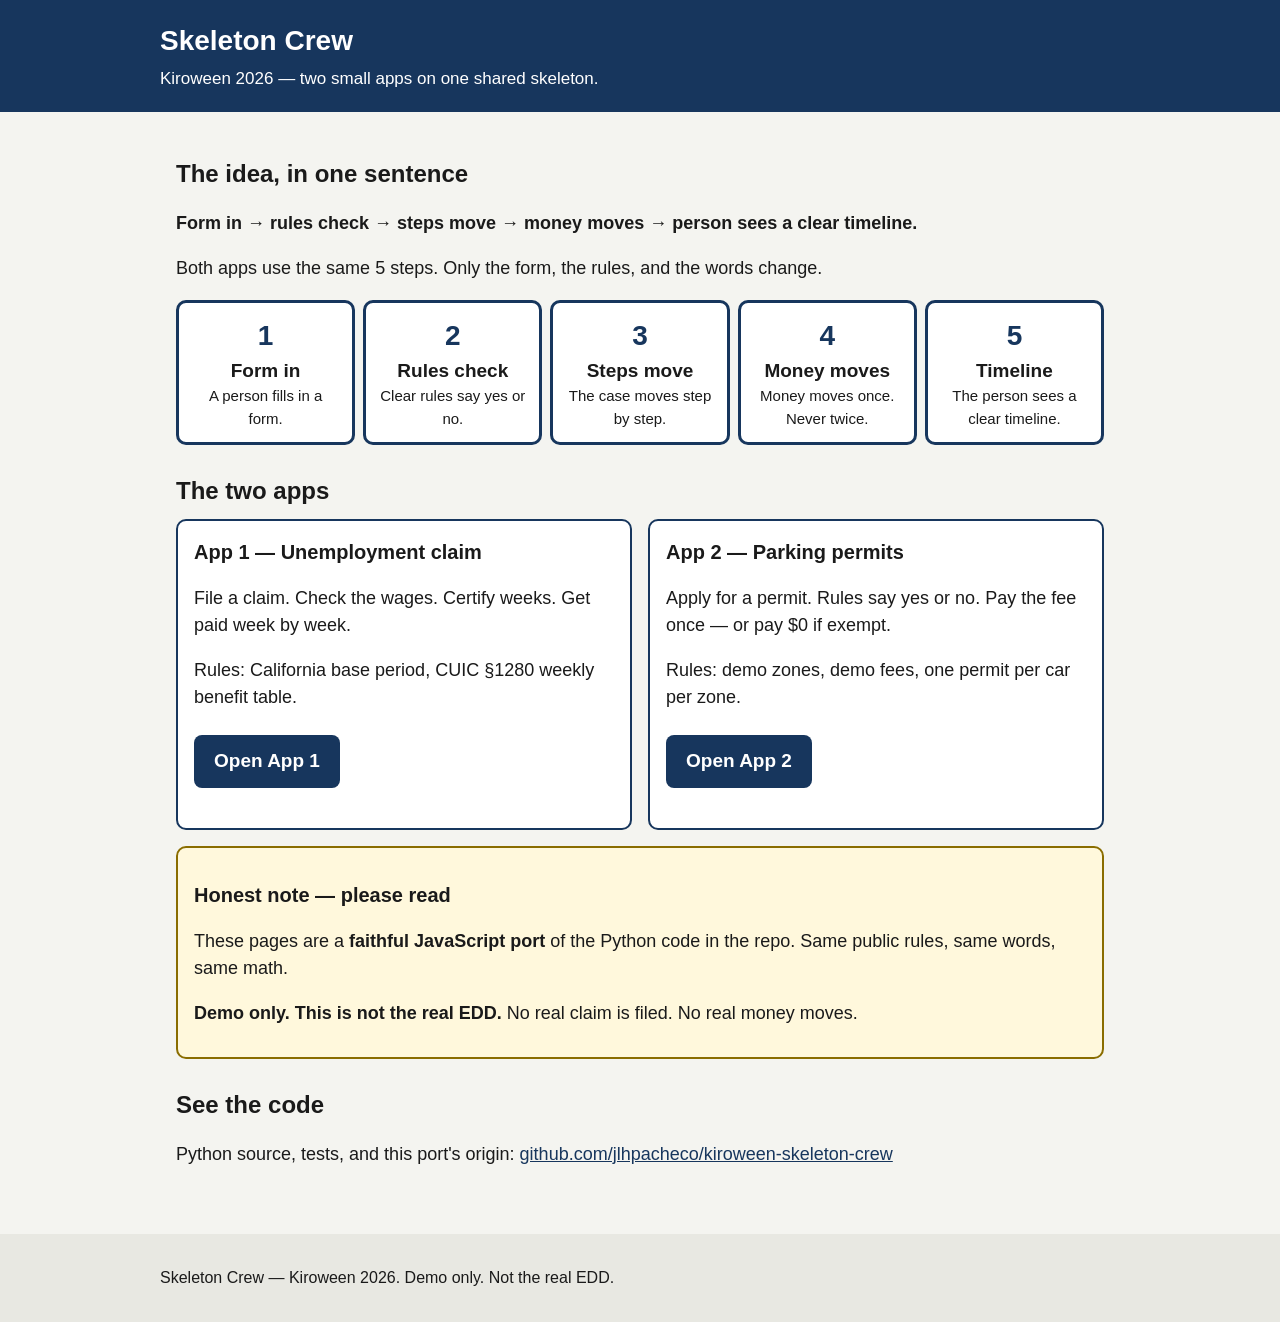
<file: docs/index.html>
<!DOCTYPE html>
<html lang="en">
<head>
<meta charset="utf-8">
<meta name="viewport" content="width=device-width, initial-scale=1">
<title>Skeleton Crew — Kiroween 2026</title>
<link rel="stylesheet" href="css/style.css">
</head>
<body>

<header class="site">
  <div class="wrap">
    <h1>Skeleton Crew</h1>
    <p>Kiroween 2026 — two small apps on one shared skeleton.</p>
  </div>
</header>

<main>

  <h2>The idea, in one sentence</h2>
  <p><strong>Form in → rules check → steps move → money moves → person sees a clear timeline.</strong></p>
  <p>Both apps use the same 5 steps. Only the form, the rules, and the words change.</p>

  <ol class="steps-strip">
    <li>
      <span class="num">1</span>
      <span class="step-name">Form in</span>
      <span class="step-note">A person fills in a form.</span>
    </li>
    <li>
      <span class="num">2</span>
      <span class="step-name">Rules check</span>
      <span class="step-note">Clear rules say yes or no.</span>
    </li>
    <li>
      <span class="num">3</span>
      <span class="step-name">Steps move</span>
      <span class="step-note">The case moves step by step.</span>
    </li>
    <li>
      <span class="num">4</span>
      <span class="step-name">Money moves</span>
      <span class="step-note">Money moves once. Never twice.</span>
    </li>
    <li>
      <span class="num">5</span>
      <span class="step-name">Timeline</span>
      <span class="step-note">The person sees a clear timeline.</span>
    </li>
  </ol>

  <h2>The two apps</h2>
  <div class="cards">
    <section class="card">
      <h3>App 1 — Unemployment claim</h3>
      <p>File a claim. Check the wages. Certify weeks. Get paid week by week.</p>
      <p>Rules: California base period, CUIC §1280 weekly benefit table.</p>
      <p><a class="big-link" href="app1.html">Open App 1</a></p>
    </section>
    <section class="card">
      <h3>App 2 — Parking permits</h3>
      <p>Apply for a permit. Rules say yes or no. Pay the fee once — or pay $0 if exempt.</p>
      <p>Rules: demo zones, demo fees, one permit per car per zone.</p>
      <p><a class="big-link" href="app2.html">Open App 2</a></p>
    </section>
  </div>

  <div class="note">
    <h3>Honest note — please read</h3>
    <p>These pages are a <strong>faithful JavaScript port</strong> of the Python code in the repo.
    Same public rules, same words, same math.</p>
    <p><strong>Demo only. This is not the real EDD.</strong> No real claim is filed.
    No real money moves.</p>
  </div>

  <h2>See the code</h2>
  <p>Python source, tests, and this port's origin:
    <a href="https://github.com/jlhpacheco/kiroween-skeleton-crew">github.com/jlhpacheco/kiroween-skeleton-crew</a>
  </p>

</main>

<footer class="site">
  <div class="wrap">
    <p>Skeleton Crew — Kiroween 2026. Demo only. Not the real EDD.</p>
  </div>
</footer>

</body>
</html>
</file>
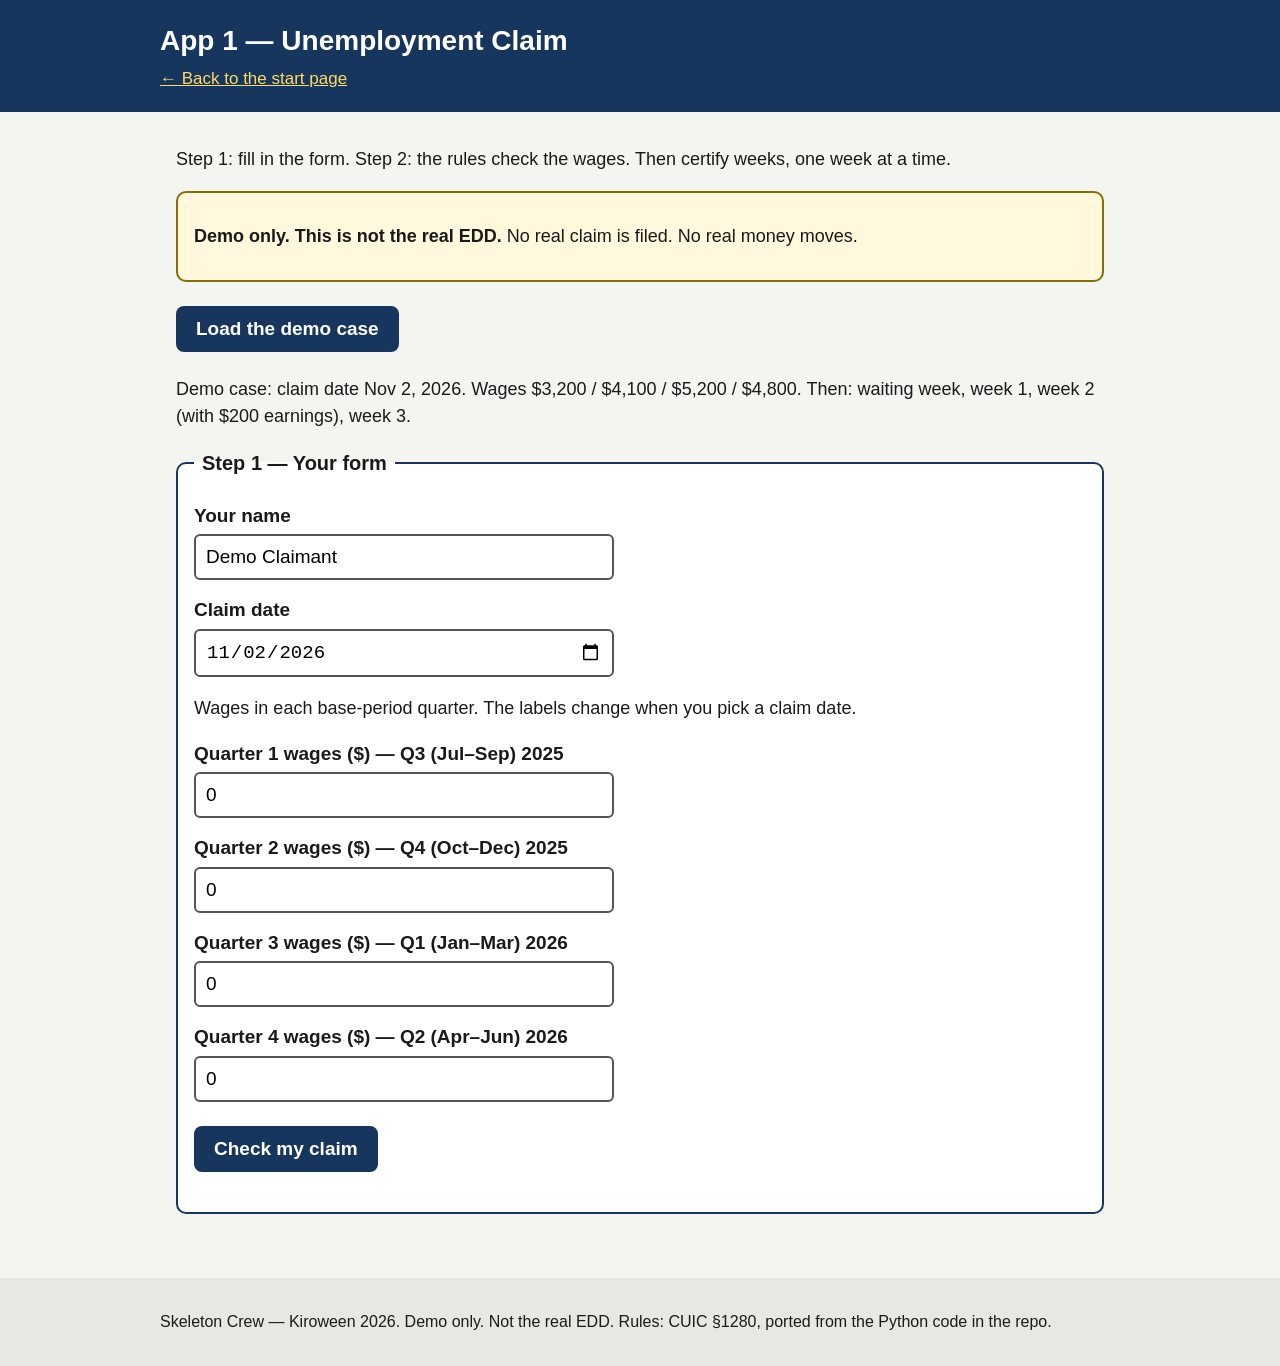
<file: docs/app1.html>
<!DOCTYPE html>
<html lang="en">
<head>
<meta charset="utf-8">
<meta name="viewport" content="width=device-width, initial-scale=1">
<title>App 1 — Unemployment Claim — Skeleton Crew</title>
<link rel="stylesheet" href="css/style.css">
</head>
<body>

<header class="site">
  <div class="wrap">
    <h1>App 1 — Unemployment Claim</h1>
    <p><a href="index.html">← Back to the start page</a></p>
  </div>
</header>

<main>

  <p>Step 1: fill in the form. Step 2: the rules check the wages.
     Then certify weeks, one week at a time.</p>

  <div class="note">
    <p><strong>Demo only. This is not the real EDD.</strong> No real claim is filed. No real money moves.</p>
  </div>

  <p><button type="button" id="demo-btn">Load the demo case</button></p>
  <p>Demo case: claim date Nov 2, 2026. Wages $3,200 / $4,100 / $5,200 / $4,800.
     Then: waiting week, week 1, week 2 (with $200 earnings), week 3.</p>

  <form id="claim-form">
    <fieldset>
      <legend>Step 1 — Your form</legend>

      <label for="claimant">Your name</label>
      <input type="text" id="claimant" value="Demo Claimant">

      <label for="claim-date">Claim date</label>
      <input type="date" id="claim-date" value="2026-11-02">

      <p>Wages in each base-period quarter. The labels change when you pick a claim date.</p>

      <label for="wage-1">Quarter 1 wages ($)</label>
      <input type="number" id="wage-1" min="0" step="0.01" value="0">

      <label for="wage-2">Quarter 2 wages ($)</label>
      <input type="number" id="wage-2" min="0" step="0.01" value="0">

      <label for="wage-3">Quarter 3 wages ($)</label>
      <input type="number" id="wage-3" min="0" step="0.01" value="0">

      <label for="wage-4">Quarter 4 wages ($)</label>
      <input type="number" id="wage-4" min="0" step="0.01" value="0">

      <p><button type="submit" id="check-btn">Check my claim</button></p>
    </fieldset>
  </form>

  <div class="message message-error" id="check-message" role="alert" hidden></div>

  <section class="panel" id="result-panel" hidden>
    <h2>Step 2 — Rules check result</h2>
    <table>
      <tbody>
        <tr><th scope="row">Standard base period</th><td id="r-std"></td></tr>
        <tr><th scope="row">Standard base period dates</th><td id="r-std-dates"></td></tr>
        <tr><th scope="row">Alternate base period dates</th><td id="r-alt-dates"></td></tr>
        <tr><th scope="row">Highest quarter</th><td id="r-hq"></td></tr>
        <tr><th scope="row">Total wages (all 4 quarters)</th><td id="r-total"></td></tr>
        <tr><th scope="row">Monetarily qualifies?</th><td id="r-qualifies"></td></tr>
        <tr><th scope="row">Why</th><td id="r-branch"></td></tr>
        <tr><th scope="row">Weekly benefit amount (WBA)</th><td id="r-wba"></td></tr>
        <tr><th scope="row">Max in the benefit year (26 × WBA)</th><td id="r-max"></td></tr>
      </tbody>
    </table>
  </section>

  <section class="panel" id="claim-panel" hidden>
    <h2>Steps 3–4 — Certify weeks. Money moves once per week.</h2>

    <p><button type="button" id="waiting-btn">Certify waiting week</button></p>
    <p>The waiting week must be certified first. It pays $0.</p>

    <div class="message message-error" id="claim-message" role="alert" hidden></div>
    <div class="message message-ok" id="claim-ok" hidden></div>

    <table>
      <tbody>
        <tr><th scope="row">Total paid</th><td id="t-paid">$0.00</td></tr>
        <tr><th scope="row">Balance left</th><td id="t-balance">$0.00</td></tr>
        <tr><th scope="row">Weeks paid</th><td id="t-weeks">0 of 26</td></tr>
      </tbody>
    </table>

    <h3>Payable weeks 1–26</h3>
    <p>Put in earnings for the week (or leave $0). Then press the week's button.
       The same week can never be paid twice.</p>
    <div id="week-rows"></div>

    <h3>Step 5 — Your timeline</h3>
    <ol class="timeline" id="timeline"></ol>
  </section>

</main>

<footer class="site">
  <div class="wrap">
    <p>Skeleton Crew — Kiroween 2026. Demo only. Not the real EDD.
       Rules: CUIC §1280, ported from the Python code in the repo.</p>
  </div>
</footer>

<script src="js/rules.js"></script>
<script src="js/app1.js"></script>
</body>
</html>
</file>
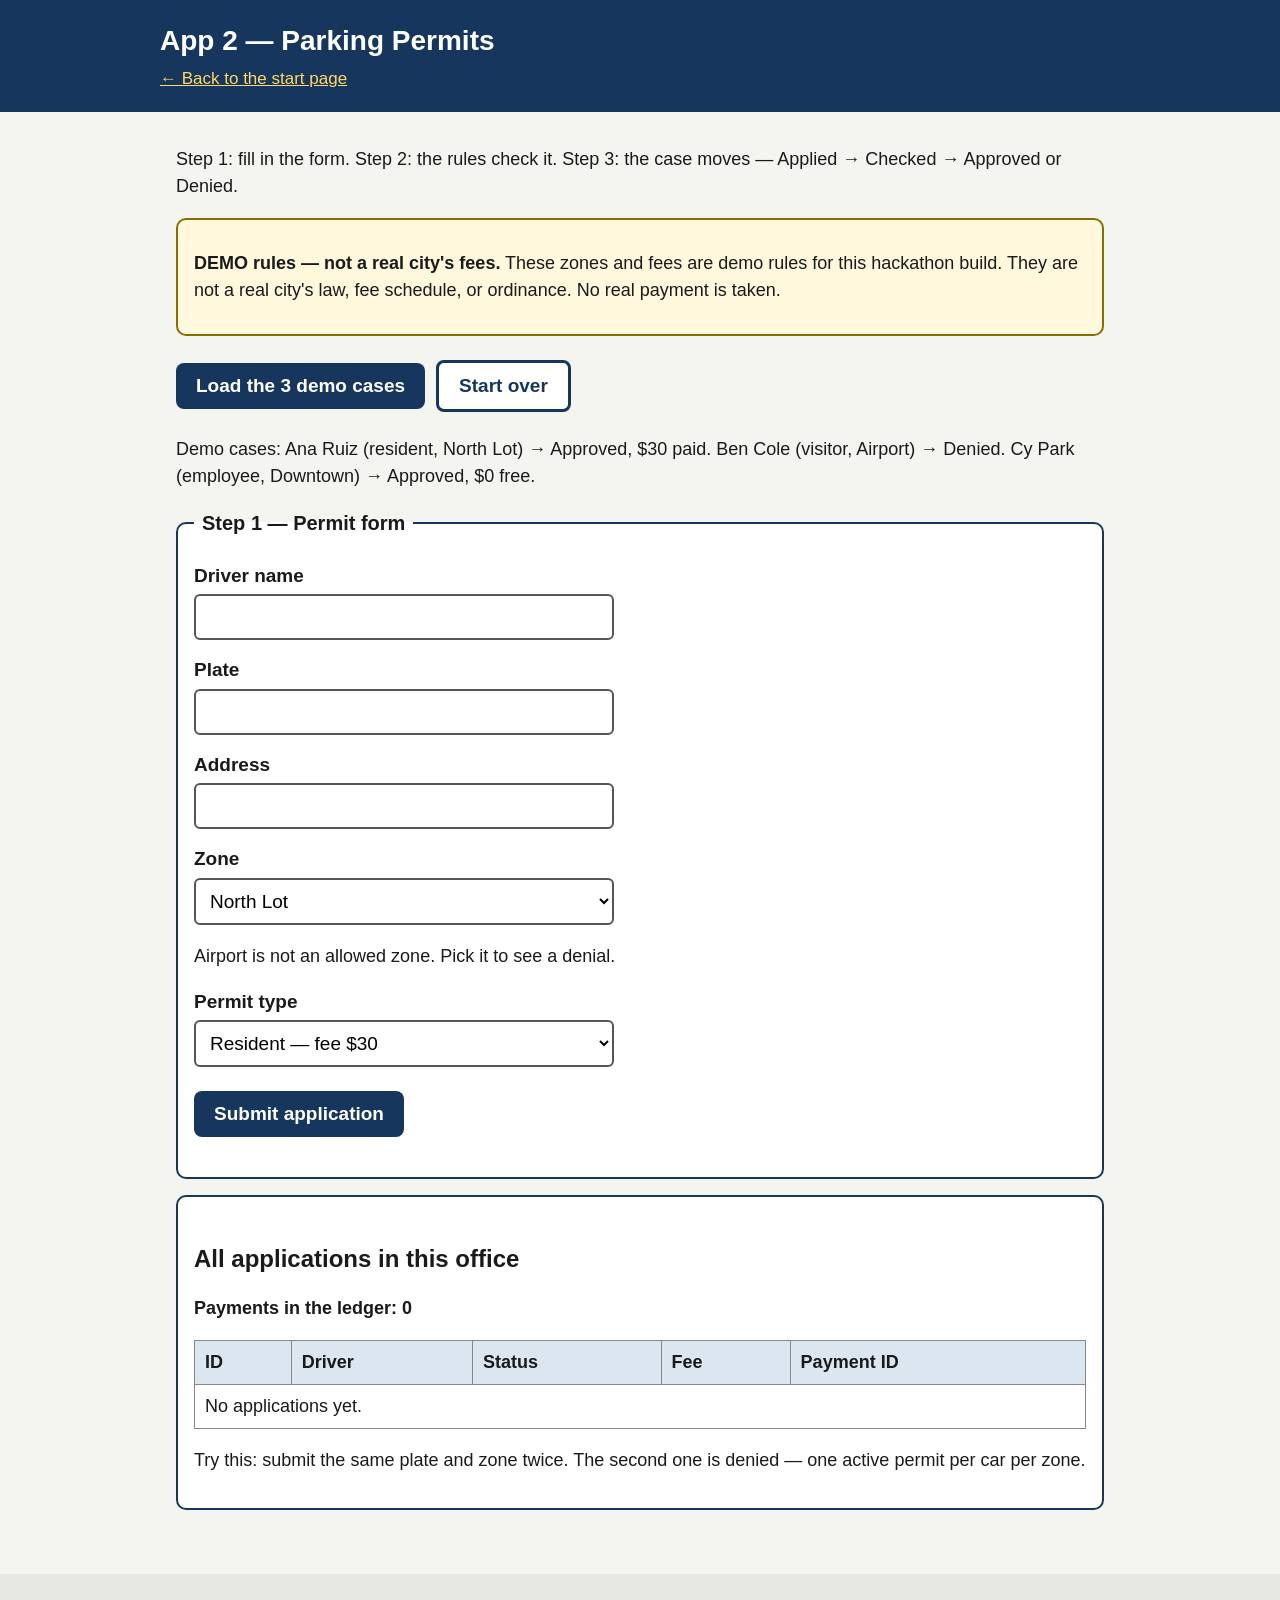
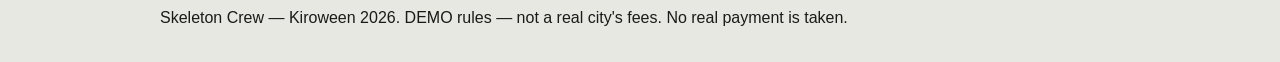
<file: docs/app2.html>
<!DOCTYPE html>
<html lang="en">
<head>
<meta charset="utf-8">
<meta name="viewport" content="width=device-width, initial-scale=1">
<title>App 2 — Parking Permits — Skeleton Crew</title>
<link rel="stylesheet" href="css/style.css">
</head>
<body>

<header class="site">
  <div class="wrap">
    <h1>App 2 — Parking Permits</h1>
    <p><a href="index.html">← Back to the start page</a></p>
  </div>
</header>

<main>

  <p>Step 1: fill in the form. Step 2: the rules check it.
     Step 3: the case moves — Applied → Checked → Approved or Denied.</p>

  <div class="note">
    <p><strong>DEMO rules — not a real city's fees.</strong>
       These zones and fees are demo rules for this hackathon build.
       They are not a real city's law, fee schedule, or ordinance.
       No real payment is taken.</p>
  </div>

  <p>
    <button type="button" id="demo-btn">Load the 3 demo cases</button>
    <button type="button" id="reset-btn" class="secondary">Start over</button>
  </p>
  <p>Demo cases: Ana Ruiz (resident, North Lot) → Approved, $30 paid.
     Ben Cole (visitor, Airport) → Denied.
     Cy Park (employee, Downtown) → Approved, $0 free.</p>

  <form id="permit-form">
    <fieldset>
      <legend>Step 1 — Permit form</legend>

      <label for="driver">Driver name</label>
      <input type="text" id="driver" autocomplete="name">

      <label for="plate">Plate</label>
      <input type="text" id="plate" autocomplete="off">

      <label for="address">Address</label>
      <input type="text" id="address" autocomplete="street-address">

      <label for="zone">Zone</label>
      <select id="zone">
        <option>North Lot</option>
        <option>Downtown</option>
        <option>Campus West</option>
        <option>Airport</option>
      </select>
      <p>Airport is not an allowed zone. Pick it to see a denial.</p>

      <label for="permit-type">Permit type</label>
      <select id="permit-type">
        <option value="resident">Resident — fee $30</option>
        <option value="visitor">Visitor — fee $10</option>
        <option value="employee">Employee — fee $0 (free)</option>
      </select>

      <p><button type="submit">Submit application</button></p>
    </fieldset>
  </form>

  <section class="panel" id="result-panel" hidden>
    <h2>Result — latest application</h2>
    <table>
      <tbody>
        <tr><th scope="row">Application</th><td id="r-id"></td></tr>
        <tr><th scope="row">Status</th><td id="r-status"></td></tr>
        <tr><th scope="row">Fee</th><td id="r-fee"></td></tr>
        <tr><th scope="row">Payment ID</th><td id="r-payment"></td></tr>
      </tbody>
    </table>
    <p class="path" id="r-steps"></p>
    <h3>Step 5 — Timeline (what the person sees)</h3>
    <ol class="timeline" id="r-timeline"></ol>
  </section>

  <section class="panel">
    <h2>All applications in this office</h2>
    <p><strong id="ledger-count">Payments in the ledger: 0</strong></p>
    <table>
      <thead>
        <tr><th>ID</th><th>Driver</th><th>Status</th><th>Fee</th><th>Payment ID</th></tr>
      </thead>
      <tbody id="apps-body">
        <tr><td colspan="5">No applications yet.</td></tr>
      </tbody>
    </table>
    <p>Try this: submit the same plate and zone twice.
       The second one is denied — one active permit per car per zone.</p>
  </section>

</main>

<footer class="site">
  <div class="wrap">
    <p>Skeleton Crew — Kiroween 2026. DEMO rules — not a real city's fees.
       No real payment is taken.</p>
  </div>
</footer>

<script src="js/rules.js"></script>
<script src="js/app2.js"></script>
</body>
</html>
</file>
<file: docs/css/style.css>
/* Skeleton Crew — shared stylesheet. No external assets. */

* { box-sizing: border-box; }

body {
  margin: 0;
  font-family: Arial, Helvetica, sans-serif;
  font-size: 18px;
  line-height: 1.5;
  color: #1a1a1a;
  background: #f4f4f0;
}

main {
  max-width: 960px;
  margin: 0 auto;
  padding: 16px;
}

header.site {
  background: #17365d;
  color: #ffffff;
  padding: 20px 16px;
}
header.site .wrap { max-width: 960px; margin: 0 auto; }
header.site h1 { margin: 0 0 4px; font-size: 28px; }
header.site p { margin: 0; font-size: 17px; }
header.site a { color: #ffd966; }

h2 { font-size: 24px; margin: 28px 0 10px; }
h3 { font-size: 20px; margin: 20px 0 8px; }

a { color: #17365d; }

/* The 5-step strip */
.steps-strip {
  display: flex;
  flex-wrap: wrap;
  gap: 8px;
  align-items: stretch;
  list-style: none;
  margin: 16px 0;
  padding: 0;
}
.steps-strip li {
  flex: 1 1 140px;
  background: #ffffff;
  border: 3px solid #17365d;
  border-radius: 10px;
  padding: 12px;
  text-align: center;
}
.steps-strip .num {
  display: block;
  font-size: 28px;
  font-weight: bold;
  color: #17365d;
}
.steps-strip .step-name { display: block; font-weight: bold; font-size: 19px; }
.steps-strip .step-note { display: block; font-size: 15px; }

/* Cards */
.cards { display: flex; flex-wrap: wrap; gap: 16px; }
.card {
  flex: 1 1 300px;
  background: #ffffff;
  border: 2px solid #17365d;
  border-radius: 10px;
  padding: 16px;
}
.card h3 { margin-top: 0; }

.big-link, button {
  display: inline-block;
  background: #17365d;
  color: #ffffff;
  border: none;
  border-radius: 8px;
  padding: 12px 20px;
  font-size: 19px;
  font-weight: bold;
  cursor: pointer;
  text-decoration: none;
  margin: 6px 6px 6px 0;
}
button:hover, .big-link:hover { background: #24507f; }
button:focus, a:focus, input:focus, select:focus {
  outline: 4px solid #ffd966;
  outline-offset: 2px;
}
button.secondary { background: #ffffff; color: #17365d; border: 3px solid #17365d; }
button:disabled { background: #888888; cursor: not-allowed; }

.note {
  background: #fff8dc;
  border: 2px solid #8a6d00;
  border-radius: 10px;
  padding: 12px 16px;
  margin: 16px 0;
}

/* Forms */
label {
  display: block;
  font-weight: bold;
  font-size: 19px;
  margin: 16px 0 4px;
}
input, select {
  font-size: 19px;
  padding: 10px;
  width: 100%;
  max-width: 420px;
  border: 2px solid #555555;
  border-radius: 6px;
  background: #ffffff;
}
fieldset {
  border: 2px solid #17365d;
  border-radius: 10px;
  margin: 16px 0;
  padding: 8px 16px 16px;
  background: #ffffff;
}
legend { font-weight: bold; font-size: 20px; padding: 0 8px; }

/* Results */
.panel {
  background: #ffffff;
  border: 2px solid #17365d;
  border-radius: 10px;
  padding: 16px;
  margin: 16px 0;
}
table { border-collapse: collapse; width: 100%; margin: 10px 0; }
th, td {
  border: 1px solid #888888;
  padding: 8px 10px;
  text-align: left;
  font-size: 18px;
}
th { background: #dce6f1; }

.status-approved { font-weight: bold; color: #145c14; }
.status-denied { font-weight: bold; color: #a10000; }

.message {
  border-radius: 8px;
  padding: 12px 16px;
  margin: 12px 0;
  font-weight: bold;
}
.message-error { background: #fde8e8; border: 2px solid #a10000; color: #a10000; }
.message-ok { background: #e6f4e6; border: 2px solid #145c14; color: #145c14; }
.message[hidden] { display: none; }

/* Week rows (App 1) */
.week-row {
  display: flex;
  flex-wrap: wrap;
  gap: 8px;
  align-items: center;
  border: 1px solid #888888;
  border-radius: 8px;
  padding: 8px 12px;
  margin: 8px 0;
  background: #ffffff;
}
.week-row .week-label { font-weight: bold; min-width: 90px; }
.week-row input { width: 160px; }
.week-row .paid-tag { font-weight: bold; color: #145c14; }

/* Timeline */
ol.timeline { padding-left: 28px; }
ol.timeline li { margin: 6px 0; }

/* Steps path (App 2) */
.path { font-size: 20px; font-weight: bold; }
.path .arrow { color: #17365d; }

footer.site {
  margin-top: 32px;
  padding: 16px;
  background: #e8e8e2;
  font-size: 16px;
}
footer.site .wrap { max-width: 960px; margin: 0 auto; }

@media (max-width: 600px) {
  body { font-size: 17px; }
  header.site h1 { font-size: 24px; }
  .big-link, button { width: 100%; text-align: center; }
  .week-row input { width: 100%; }
}
</file>
